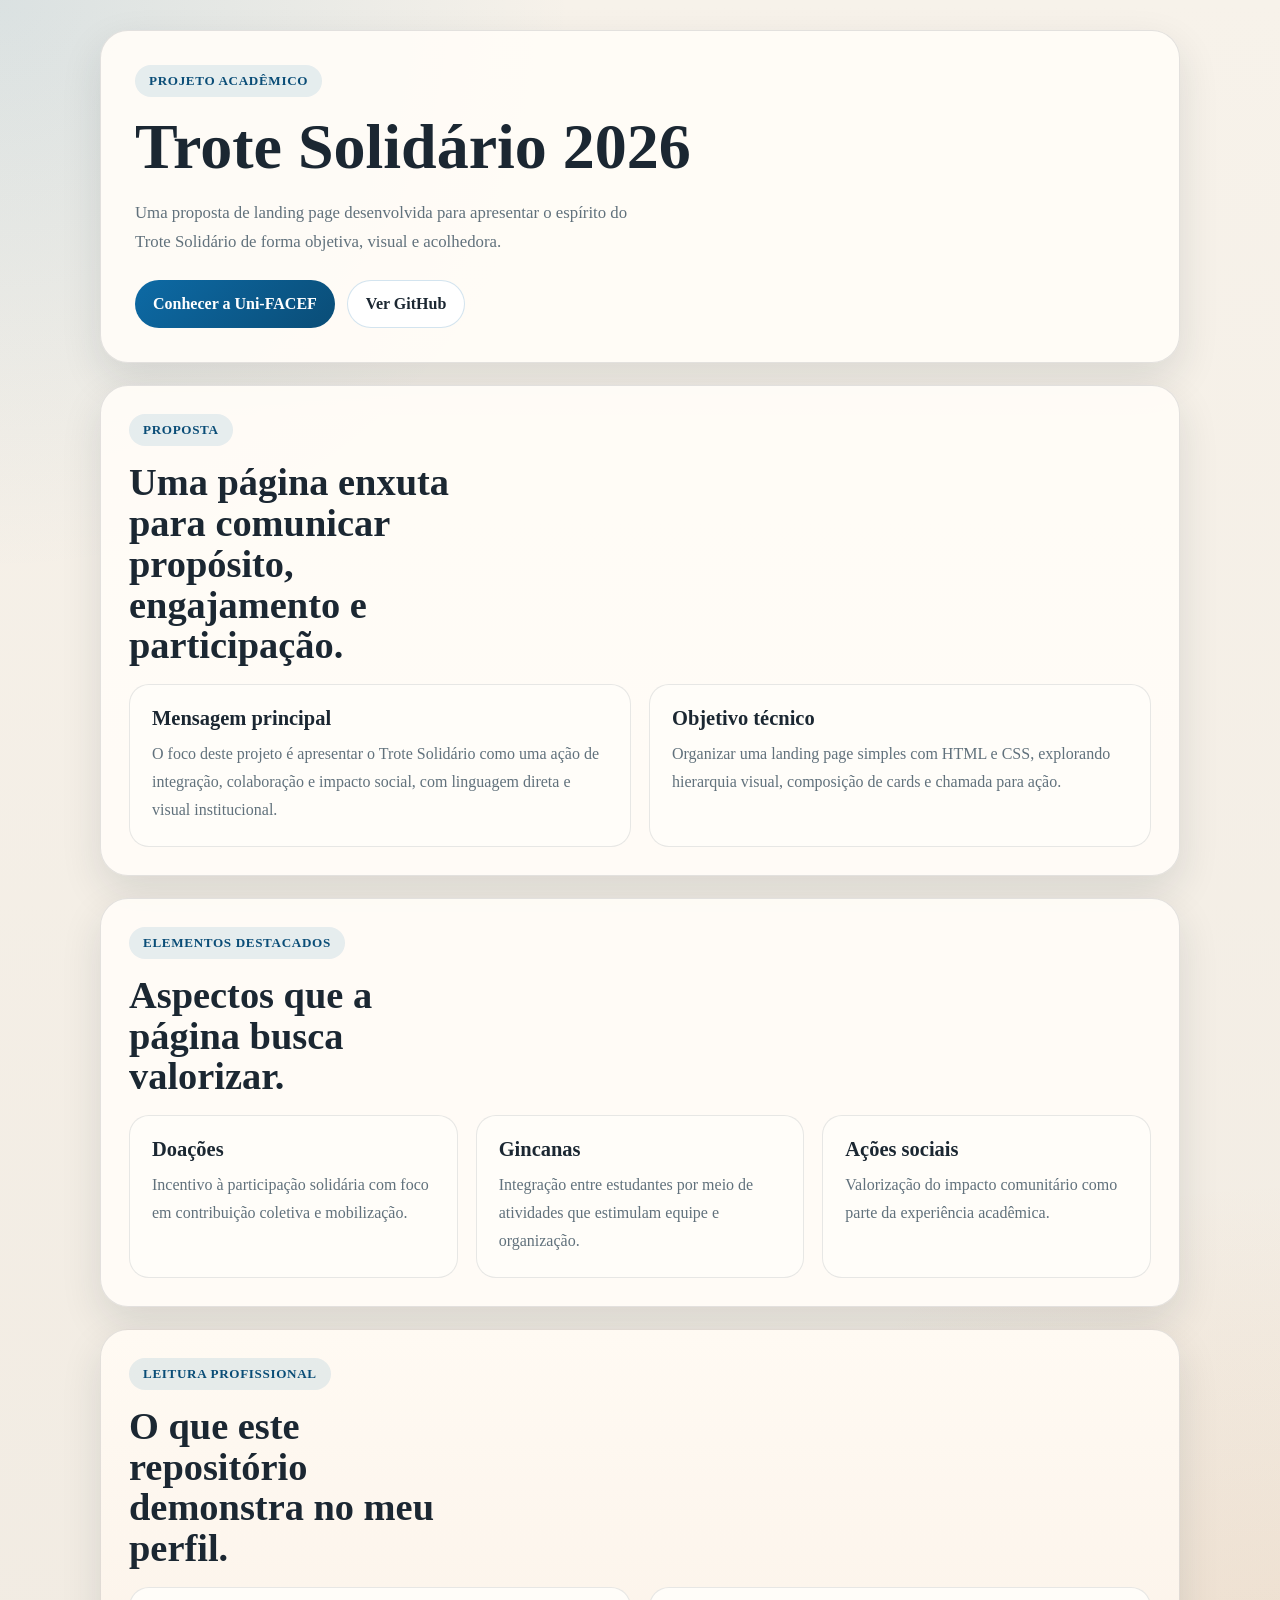
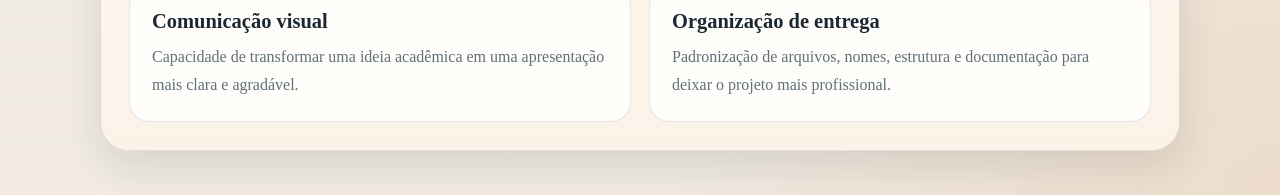
<file: index.html>
<!DOCTYPE html>
<html lang="pt-BR">
<head>
  <meta charset="UTF-8">
  <meta name="viewport" content="width=device-width, initial-scale=1.0">
  <meta name="description" content="Projeto acadêmico de landing page para o Trote Solidário 2026.">
  <title>Trote Solidário 2026 | Landing Page</title>
  <link rel="stylesheet" href="style.css">
</head>
<body>
  <main class="page">
    <section class="hero">
      <span class="eyebrow">Projeto acadêmico</span>
      <h1>Trote Solidário 2026</h1>
      <p class="lead">
        Uma proposta de landing page desenvolvida para apresentar o espírito do Trote Solidário de
        forma objetiva, visual e acolhedora.
      </p>
      <div class="hero-actions">
        <a class="button button-primary" href="https://www.unifacef.com.br/" target="_blank" rel="noreferrer">Conhecer a Uni-FACEF</a>
        <a class="button button-secondary" href="https://github.com/gabsaatechlab" target="_blank" rel="noreferrer">Ver GitHub</a>
      </div>
    </section>

    <section class="section">
      <div class="section-heading">
        <span class="kicker">Proposta</span>
        <h2>Uma página enxuta para comunicar propósito, engajamento e participação.</h2>
      </div>
      <div class="grid two">
        <article class="card">
          <h3>Mensagem principal</h3>
          <p>
            O foco deste projeto é apresentar o Trote Solidário como uma ação de integração,
            colaboração e impacto social, com linguagem direta e visual institucional.
          </p>
        </article>
        <article class="card">
          <h3>Objetivo técnico</h3>
          <p>
            Organizar uma landing page simples com HTML e CSS, explorando hierarquia visual,
            composição de cards e chamada para ação.
          </p>
        </article>
      </div>
    </section>

    <section class="section">
      <div class="section-heading">
        <span class="kicker">Elementos destacados</span>
        <h2>Aspectos que a página busca valorizar.</h2>
      </div>
      <div class="grid three">
        <article class="card">
          <h3>Doações</h3>
          <p>Incentivo à participação solidária com foco em contribuição coletiva e mobilização.</p>
        </article>
        <article class="card">
          <h3>Gincanas</h3>
          <p>Integração entre estudantes por meio de atividades que estimulam equipe e organização.</p>
        </article>
        <article class="card">
          <h3>Ações sociais</h3>
          <p>Valorização do impacto comunitário como parte da experiência acadêmica.</p>
        </article>
      </div>
    </section>

    <section class="section section-highlight">
      <div class="section-heading">
        <span class="kicker">Leitura profissional</span>
        <h2>O que este repositório demonstra no meu perfil.</h2>
      </div>
      <div class="grid two">
        <article class="card">
          <h3>Comunicação visual</h3>
          <p>Capacidade de transformar uma ideia acadêmica em uma apresentação mais clara e agradável.</p>
        </article>
        <article class="card">
          <h3>Organização de entrega</h3>
          <p>Padronização de arquivos, nomes, estrutura e documentação para deixar o projeto mais profissional.</p>
        </article>
      </div>
    </section>
  </main>
</body>
</html>
</file>
<file: style.css>
:root {
  --bg: #f5f1e8;
  --surface: rgba(255, 252, 247, 0.94);
  --surface-strong: #fffdf9;
  --text: #1b2732;
  --muted: #61717c;
  --brand: #0d6aa5;
  --brand-dark: #0a4d77;
  --accent: #cb6d1d;
  --line: rgba(27, 39, 50, 0.12);
  --shadow: 0 16px 40px rgba(27, 39, 50, 0.12);
  --radius-xl: 28px;
  --radius-lg: 20px;
}

* {
  box-sizing: border-box;
}

body {
  margin: 0;
  font-family: Georgia, "Times New Roman", serif;
  color: var(--text);
  background:
    radial-gradient(circle at top left, rgba(13, 106, 165, 0.12), transparent 26%),
    radial-gradient(circle at bottom right, rgba(203, 109, 29, 0.12), transparent 28%),
    linear-gradient(180deg, #f7f2ea, #f1ebe2);
}

.page {
  width: min(1080px, calc(100% - 32px));
  margin: 0 auto;
  padding: 30px 0 44px;
}

.hero,
.section {
  background: var(--surface);
  border: 1px solid var(--line);
  box-shadow: var(--shadow);
  border-radius: var(--radius-xl);
}

.hero {
  padding: 34px;
}

.eyebrow,
.kicker {
  display: inline-flex;
  width: fit-content;
  padding: 8px 14px;
  border-radius: 999px;
  font-size: 0.82rem;
  font-weight: 700;
  letter-spacing: 0.05em;
  text-transform: uppercase;
  background: rgba(13, 106, 165, 0.1);
  color: var(--brand-dark);
}

.hero h1,
.section-heading h2 {
  margin: 16px 0 0;
  line-height: 1.06;
}

.hero h1 {
  font-size: clamp(2.3rem, 5vw, 4rem);
}

.lead,
.card p {
  color: var(--muted);
  line-height: 1.75;
}

.lead {
  max-width: 62ch;
  font-size: 1.05rem;
}

.hero-actions {
  display: flex;
  flex-wrap: wrap;
  gap: 12px;
  margin-top: 24px;
}

.button {
  display: inline-flex;
  align-items: center;
  justify-content: center;
  padding: 14px 18px;
  border-radius: 999px;
  text-decoration: none;
  font-weight: 700;
}

.button-primary {
  background: linear-gradient(135deg, var(--brand), var(--brand-dark));
  color: #fff;
}

.button-secondary {
  background: #fff;
  color: var(--text);
  border: 1px solid rgba(13, 106, 165, 0.18);
}

.section {
  margin-top: 22px;
  padding: 28px;
}

.section-heading {
  margin-bottom: 18px;
}

.section-heading h2 {
  font-size: clamp(1.7rem, 3vw, 2.7rem);
  max-width: 18ch;
}

.grid {
  display: grid;
  gap: 18px;
}

.grid.two {
  grid-template-columns: repeat(2, minmax(0, 1fr));
}

.grid.three {
  grid-template-columns: repeat(3, minmax(0, 1fr));
}

.card {
  background: var(--surface-strong);
  border: 1px solid rgba(27, 39, 50, 0.1);
  border-radius: var(--radius-lg);
  padding: 22px;
}

.card h3 {
  margin: 0 0 10px;
  font-size: 1.28rem;
}

.card p {
  margin: 0;
}

.section-highlight {
  background: linear-gradient(180deg, #fffaf3, #fbf2e8);
}

@media (max-width: 860px) {
  .grid.two,
  .grid.three {
    grid-template-columns: 1fr;
  }
}

@media (max-width: 640px) {
  .page {
    width: min(100% - 20px, 1080px);
  }

  .hero,
  .section {
    padding: 22px;
  }
}
</file>
